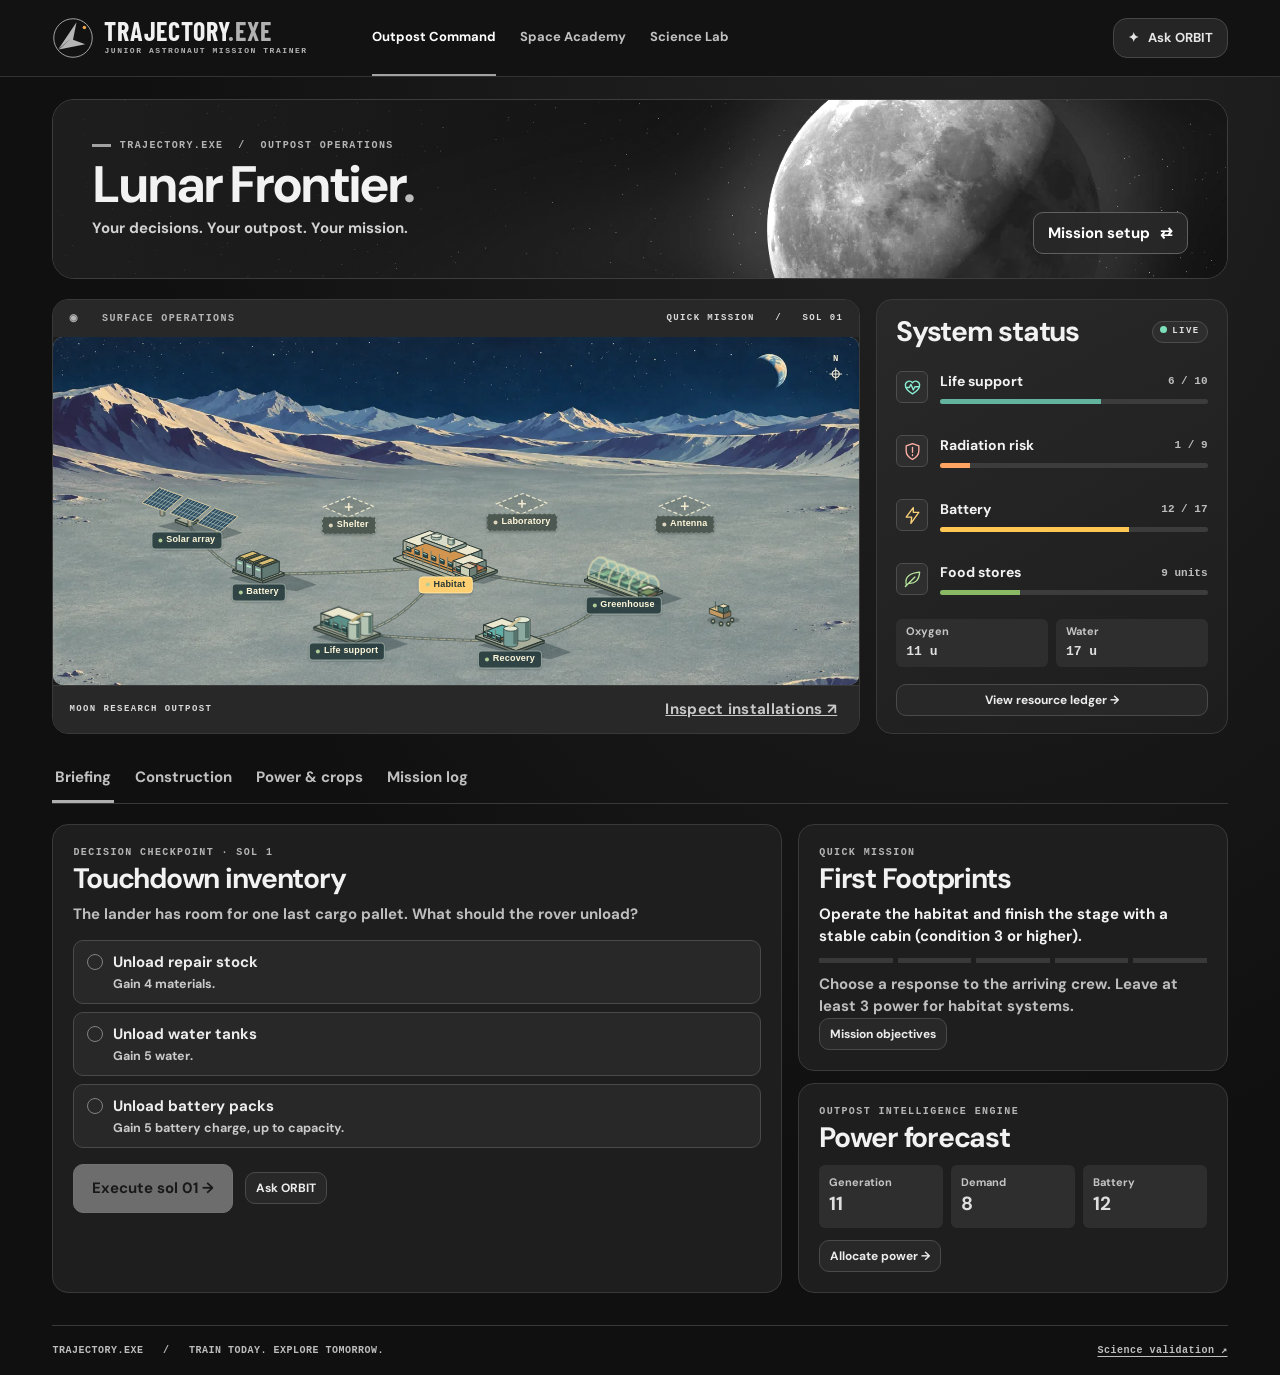
<file: index.html>
<!doctype html>
<html lang="en"><head><meta charset="utf-8"><meta name="viewport" content="width=device-width, initial-scale=1"><meta name="theme-color" content="#111111"><meta name="description" content="Command a lunar outpost. Balance crew life support, radiation shielding, power and food in an interactive space science game."><title>Lunar Frontier · Junior Astronaut Mission Trainer</title><link rel="stylesheet" href="frontier.css"><link rel="stylesheet" href="frontier-map.css"><link rel="stylesheet" href="shell.css"><script src="shell.js" defer></script></head>
<body class="page-index"><a class="skip" href="#mission">Skip to mission</a>
<header class="app-header"><div class="shell-row"><a class="shell-logo" href="index.html"><svg viewBox="0 0 48 48" aria-hidden="true"><circle cx="24" cy="24" r="22" stroke="currentColor" fill="none"/><path d="M7 37 28 6l-4 20 14 5-30 6 13-12z" fill="currentColor"/><circle cx="37" cy="12" r="2" fill="#efa850"/></svg><span>TRAJECTORY<span class="exe">.EXE</span><small>JUNIOR ASTRONAUT MISSION TRAINER</small></span></a><nav class="shell-nav" aria-label="Main navigation"><a href="index.html" aria-current="page">Outpost Command</a><a href="academy.html">Space Academy</a><a href="science.html">Science Lab</a></nav><button data-do="mentor" class="mentorlink">✦ &nbsp; Ask ORBIT</button></div></header>
<main id="mission" tabindex="-1"><div class="intro"><div><div class="eyebrow"><span class="beam"></span> TRAJECTORY.EXE &nbsp;/&nbsp; OUTPOST OPERATIONS</div><h1 id="world-title">LUNAR FRONTIER<span>.</span></h1><p>Your decisions. Your outpost. Your mission.</p></div><button class="outline" data-do="modes">Mission setup <span aria-hidden="true">⇄</span></button></div>
<div id="status" role="status"></div><div id="command"></div><section id="workbench"></section>
<footer class="app-footer"><span>TRAJECTORY.EXE &nbsp; / &nbsp; TRAIN TODAY. EXPLORE TOMORROW.</span><a href="SCIENCE.md">Science validation ↗</a></footer></main>
<dialog id="panel"><div id="sheet"></div></dialog><script src="frontier-engine.js"></script><script src="frontier-map.js"></script><script src="frontier-ui.js"></script></body></html>
</file>
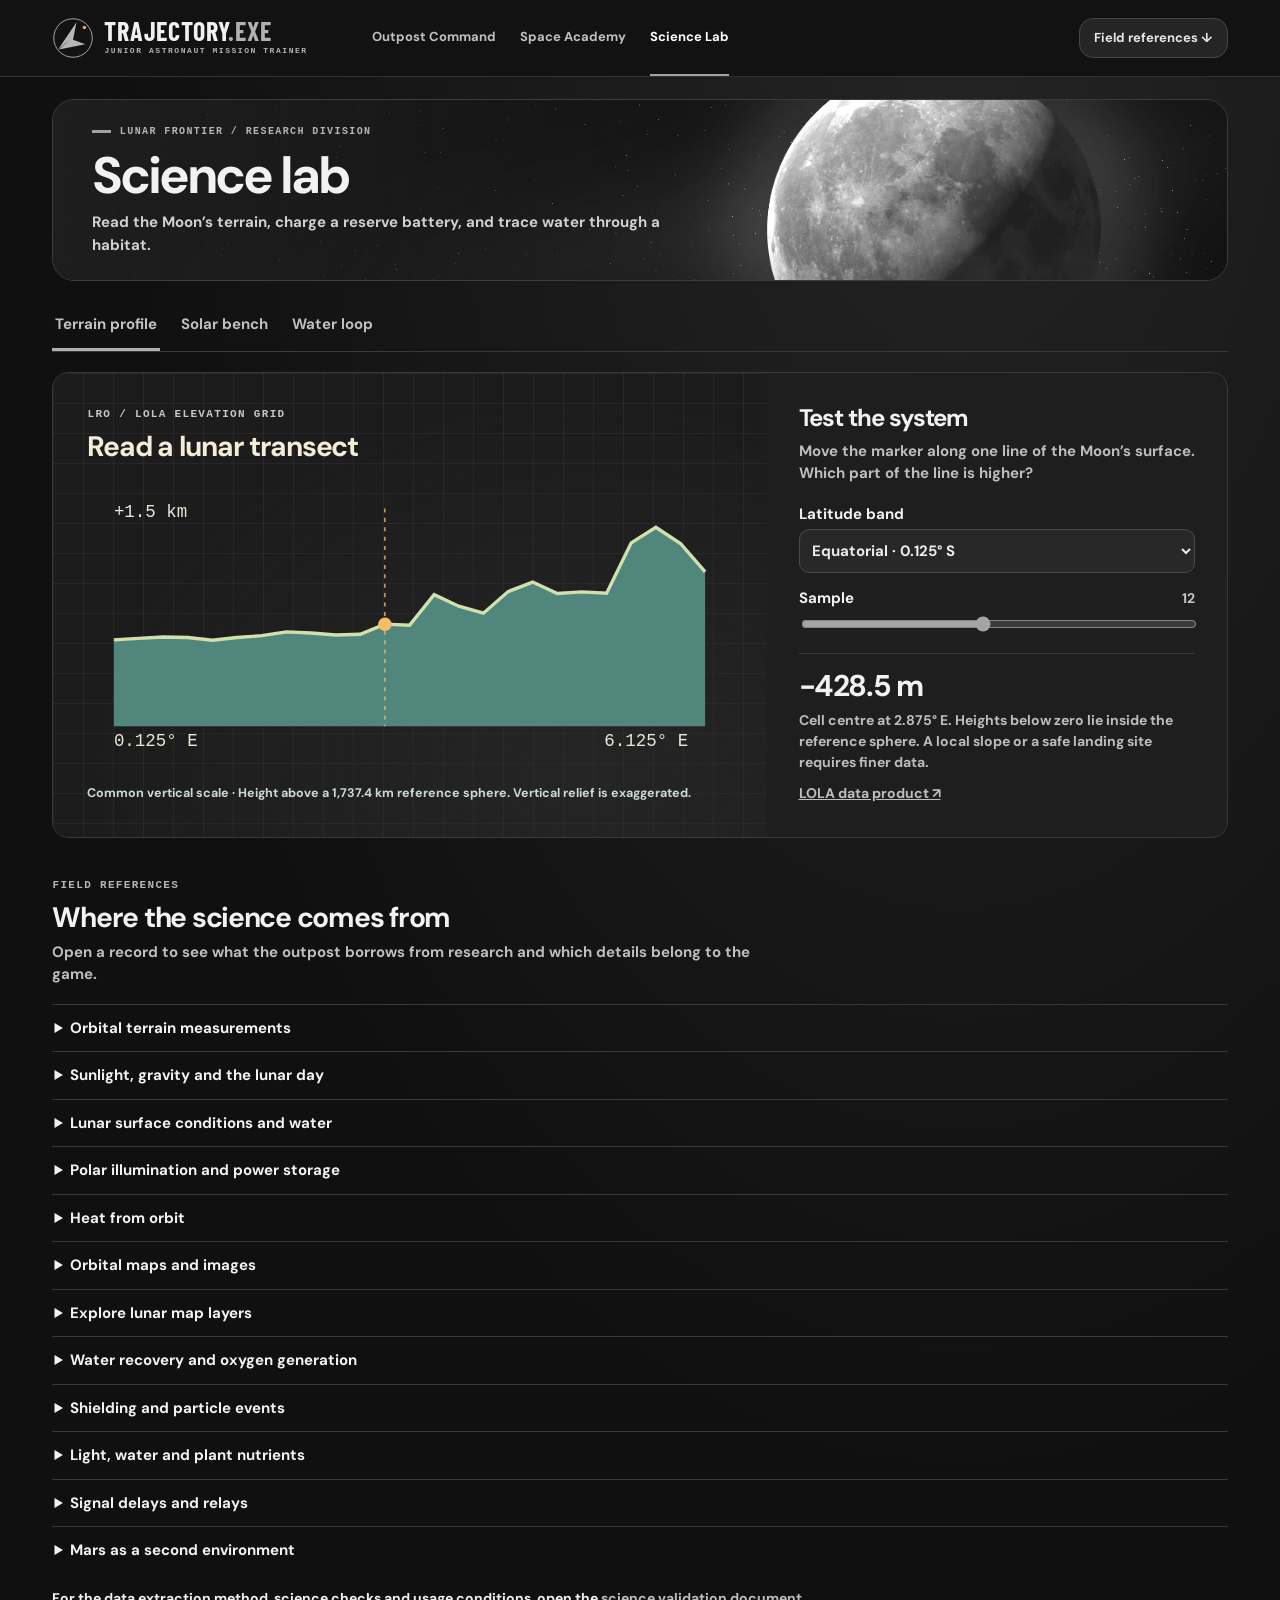
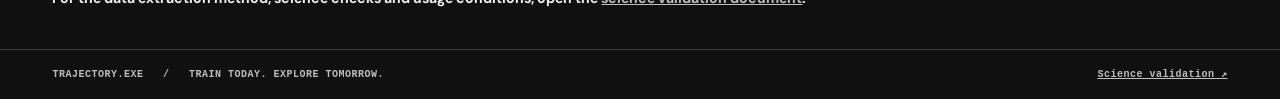
<file: science.html>
<!doctype html>
<html lang="en"><head><meta charset="utf-8"><meta name="viewport" content="width=device-width,initial-scale=1"><meta name="theme-color" content="#111111"><meta name="description" content="Explore real NASA lunar elevation data and test an outpost's power and water budgets."><title>Science Lab · Lunar Frontier</title><link rel="stylesheet" href="science.css"><link rel="stylesheet" href="shell.css"><script src="shell.js" defer></script></head>
<body class="page-science"><a class="skip" href="#main">Skip to experiments</a><header class="app-header"><div class="shell-row"><a class="shell-logo" href="index.html"><svg viewBox="0 0 48 48" aria-hidden="true"><circle cx="24" cy="24" r="22" stroke="currentColor" fill="none"/><path d="M7 37 28 6l-4 20 14 5-30 6 13-12z" fill="currentColor"/><circle cx="37" cy="12" r="2" fill="#efa850"/></svg><span>TRAJECTORY<span class="exe">.EXE</span><small>JUNIOR ASTRONAUT MISSION TRAINER</small></span></a><nav class="shell-nav" aria-label="Main navigation"><a href="index.html">Outpost Command</a><a href="academy.html">Space Academy</a><a href="science.html" aria-current="page">Science Lab</a></nav><a class="mentorlink" href="#sources">Field references ↓</a></div></header>
<main id="main" class="wrap">
<div class="intro"><div><p class="eyebrow">Lunar Frontier / Research division</p><h1>Science lab</h1><p>Read the Moon’s terrain, charge a reserve battery, and trace water through a habitat.</p></div></div>
<div class="selector" role="group" aria-label="Choose experiment"><button type="button" data-exp="terrain" aria-pressed="true">Terrain profile</button><button type="button" data-exp="power" aria-pressed="false">Solar bench</button><button type="button" data-exp="water" aria-pressed="false">Water loop</button></div>
<section id="experiment" aria-label="Interactive experiment"></section>
<section id="sources"><p class="eyebrow">Field references</p><h2>Where the science comes from</h2><p class="lead">Open a record to see what the outpost borrows from research and which details belong to the game.</p><div id="records"></div><p class="footnote">For the data extraction method, science checks and usage conditions, open the <a href="SCIENCE.md">science validation document</a>.</p></section>
</main><footer class="app-footer"><span>TRAJECTORY.EXE &nbsp; / &nbsp; TRAIN TODAY. EXPLORE TOMORROW.</span><a href="SCIENCE.md">Science validation ↗</a></footer><script src="science.js"></script></body></html>
</file>
<file: frontier.css>
@font-face{font-family:Display;src:url(barlow.woff2);font-weight:700;font-display:swap}@font-face{font-family:Body;src:url(inter.woff2);font-weight:100 900;font-display:swap}
:root{--ink:#193331;--green:#246957;--base:#f7f6ee;--line:#c7cec0;--paper:#fffef7;--gold:#f8ba57;--muted:#50685d;--mono:'Courier New',monospace}*{box-sizing:border-box}body{margin:0;background:var(--base);color:var(--ink);font:15px/1.5 Body,Arial,sans-serif}button,input,select{font:inherit;color:inherit}a{color:var(--green);text-underline-offset:3px}button,select,summary{cursor:pointer}button{border:0}button:disabled{opacity:.55;cursor:not-allowed}button:focus-visible,a:focus-visible,select:focus-visible,input:focus-visible,summary:focus-visible{outline:3px solid #c57918;outline-offset:3px}button:active:not(:disabled){transform:translateY(1px)}button:hover:not(:disabled){filter:brightness(.96)}.mast{background:#122a2c;color:#f6f2df;border-bottom:3px solid #d7a152}.mastinner,main{width:min(1510px,100%);margin:auto;padding-inline:clamp(16px,4.1vw,70px)}.mastinner{display:flex;align-items:center;gap:clamp(22px,5vw,90px);min-height:76px}.brand{display:flex;align-items:center;gap:10px;color:inherit;text-decoration:none;font:700 26px/1 Display,Impact,sans-serif;letter-spacing:.7px}.brand svg{width:42px;height:42px;color:#e2ddc5}.brand small{display:block;font:700 8px/1.7 var(--mono);letter-spacing:1.55px}.exe{color:#f7be69}nav{display:flex;align-self:stretch;gap:24px}nav a{color:#c6d0c4;text-decoration:none;display:flex;align-items:center;font-weight:600;font-size:13px;text-align:center;border-bottom:2px solid transparent}nav a[aria-current]{color:white;border-bottom-color:#efbd6a}.mentorlink{margin-left:auto;color:#e1ecde;background:#213e3b;border:1px solid #47645b;border-radius:5px;padding:9px 15px;font-weight:600}.intro{display:flex;justify-content:space-between;align-items:center;gap:15px;padding:26px 0 21px}.eyebrow,.kicker,.tag,.meter-label,.mono,.over{font:700 10px/1.5 var(--mono);letter-spacing:1.4px;text-transform:uppercase}.eyebrow{display:flex;align-items:center;gap:9px;color:#446659}.beam{width:19px;height:3px;background:#c27c37}h1,h2,h3,h4,p{margin:0}h1,h2,h3,h4{font:700 30px/1.06 Display,Impact,sans-serif}h1{font-size:clamp(52px,5.6vw,88px);letter-spacing:-1.5px;margin:5px 0}h1 span{color:#b77131}.intro p,.muted,.desc{color:var(--muted)}.outline,.primary,.secondary,.thin{display:inline-flex;justify-content:center;align-items:center;gap:10px;font-weight:650;border-radius:6px}.outline,.secondary,.thin{background:var(--paper);border:1px solid #b9c7b9;padding:9px 14px}.primary{background:var(--gold);color:#26382c;border:1px solid #d8a047;padding:12px 18px}.thin{padding:6px 10px;font-size:12px}.command-grid{display:grid;grid-template-columns:minmax(0,2.3fr) minmax(238px,1fr);gap:16px;align-items:stretch}.window,.telemetry,.control,.tile,.report,.event,.editor,.hudcard{background:var(--paper);border:1px solid var(--line);border-radius:9px}.window{display:flex;flex-direction:column;overflow:hidden;min-width:0;background:#172e32}.windowhead,.windowfoot,.panelhead,.between,.sectionhead,.actions,.resources,.tabs{display:flex;align-items:center;justify-content:space-between;gap:12px}.windowhead,.windowfoot{color:#d8e4d8;background:#1c3638;padding:11px 16px}.windowhead .kicker{color:#deb678}.windowhead .mono,.windowfoot .mono{font-size:9px}.windowfoot{border-top:1px solid #49605b;flex-wrap:wrap}.windowfoot button{background:none;color:#f3d396;text-decoration:underline;letter-spacing:.3px}.window #surface{flex:1;min-width:0;display:grid;align-content:center}.telemetry{padding:17px 19px;display:flex;flex-direction:column;justify-content:space-between;gap:7px;background:#edf0e5}.telemetry h2{font-size:28px}.dot{display:inline-block;width:7px;height:7px;background:#4e886a;border-radius:50%;margin-right:5px}.instrument{display:grid;grid-template-columns:34px 1fr;align-items:center;gap:10px;padding:7px 0}.sig{background:#e0e8dc;border:1px solid #b9c8b8;border-radius:6px;width:32px;height:32px;display:grid;place-items:center;color:#2a6658}.sig svg{width:19px;height:19px;fill:none;stroke:currentColor;stroke-width:1.7;stroke-linejoin:round;stroke-linecap:round}.instrument b{font-size:14px}.instrument small{color:#526757;font:600 11px var(--mono)}.meter{height:5px;border-radius:5px;background:#d1dacb;overflow:hidden;margin-top:7px}.meter i{display:block;height:100%;background:var(--color,#628c73);transition:width .3s}.telemetry .thin{width:100%}.tabs{justify-content:flex-start;border-bottom:1px solid var(--line);margin:20px 0;gap:18px;overflow-x:auto}.tabs button{font-weight:650;padding:12px 3px;color:var(--muted);background:none;white-space:nowrap;border-bottom:3px solid transparent}.tabs button[aria-current]{border-color:var(--green);color:var(--green)}.benchgrid{display:grid;grid-template-columns:minmax(0,1.7fr) minmax(250px,1fr);gap:16px}.event,.editor,.control,.report,.tile,.hudcard{padding:20px}.kicker,.over{color:#517060}.event h2,.editor h2,.report h2,.control h2{font-size:33px;margin:4px 0 9px}.desc{line-height:1.55}.options,.stack{display:grid;gap:8px;margin-top:14px}.option{border:1px solid #c3cec0;background:#f8f9f2;border-radius:6px;padding:10px 13px;text-align:left;display:flex;gap:10px;align-items:flex-start}.option[aria-pressed=true]{border-color:#39816b;background:#e8efe3}.optmark{width:16px;height:16px;flex:none;border:1px solid #748f7b;border-radius:50%;margin-top:3px}.option[aria-pressed=true] .optmark{border:5px solid #41755d}.option strong,.option small{display:block}.option small{color:#4e6456;margin-top:2px;line-height:1.4}.actions{margin-top:16px;justify-content:flex-start;flex-wrap:wrap}.control+.control{margin-top:12px}.metricgrid{display:grid;grid-template-columns:repeat(3,minmax(0,1fr));gap:8px;margin:12px 0}.metric{background:#eff1e7;padding:10px;border-radius:6px}.metric small{font-size:11px;line-height:1.35;color:var(--muted);display:block}.metric b{font-size:19px}.tilegrid{display:grid;grid-template-columns:repeat(3,minmax(0,1fr));gap:12px}.tile{text-align:left;transition:box-shadow .2s}.tile:hover{box-shadow:0 4px 12px #17352315}.tile h3{margin:6px 0;font-size:25px}.tile small{color:var(--muted)}.sectionhead{margin:16px 0}.alloc{display:grid;grid-template-columns:1fr minmax(70px,1fr) 55px;align-items:center;gap:12px;margin:14px 0}.alloc input{accent-color:#386e58;width:100%}.alloc output{text-align:right;font:700 13px var(--mono)}.report p+p,.editor p+p,.control p+p{margin-top:9px}.report details,.control details{padding:10px 0;border-bottom:1px solid var(--line)}.report summary,.control summary{font-weight:650}.reportline{border-top:1px solid var(--line);margin-top:12px;padding-top:12px}.reportline b{display:block;margin-bottom:3px}.ticks{display:flex;gap:5px;margin:10px 0}.ticks i{height:5px;flex:1;background:#dbe2d4}.ticks i.on{background:#54856a}.trend{width:100%;height:112px;display:block}.legend{display:flex;flex-wrap:wrap;gap:4px 12px;font-size:12px}.legend i{display:inline-block;width:9px;height:9px;margin-right:4px;border-radius:50%}.missionresult{padding:16px;border-left:4px solid #c3954a;background:#f5ead3;border-radius:5px;margin-bottom:16px}.notice:not(:empty){background:#e7eee1;border-left:4px solid var(--green);padding:10px 14px;margin-bottom:12px}.notice.error{background:#fae9d9;border-color:#ad613d}.tag{color:#496859;background:#e6ece0;border:1px solid #bdcbb7;padding:3px 7px;border-radius:3px;font-size:9px}footer{display:flex;justify-content:space-between;align-items:center;gap:12px;border-top:1px solid var(--line);margin:32px 0 0;padding:17px 0;font:700 10px/1.5 var(--mono);letter-spacing:.5px;color:#597061}dialog{width:min(630px,calc(100% - 24px));max-height:88dvh;padding:0;background:var(--paper);border:1px solid #9bafa0;border-radius:12px;color:var(--ink);box-shadow:0 20px 90px #00121e55}dialog::backdrop{background:#102c32b8}#sheet{padding:25px}#sheet>h2{font-size:37px;margin:5px 36px 14px 0}.close{float:right;border:1px solid var(--line);border-radius:50%;background:var(--base);width:34px;height:34px}.field{display:grid;gap:3px;font-weight:650;margin:12px 0}.field select{padding:9px;border:1px solid #a5b6a8;border-radius:4px;background:#fffef9}.skip{position:absolute;left:-999px}.skip:focus{left:10px;top:5px;z-index:20;background:white;padding:8px}.alert{color:#8d3e26}.notebook{white-space:pre-line}.gridlink{display:block;text-decoration:none}.split{border-top:1px solid var(--line);margin-top:14px;padding-top:12px}.sheetmsg:not(:empty){padding:9px 0;color:#80512a}.inset{background:#edf0e3;border-radius:6px;padding:12px;margin:12px 0}.report .legend{margin-bottom:10px}
@media(max-width:900px){.mastinner{gap:18px}.command-grid{grid-template-columns:minmax(0,1.8fr) minmax(220px,1fr)}.intro{padding-top:18px}.instrument{padding:4px 0}.telemetry{padding:12px}.benchgrid{grid-template-columns:minmax(0,1.5fr) minmax(220px,1fr)}}@media(max-width:720px){.mastinner{flex-wrap:wrap;gap:0;padding-top:10px}.brand{font-size:23px}.brand svg{width:35px;height:35px}.brand small{font-size:7px}.mast nav{order:3;width:100%;justify-content:space-between;margin-top:6px}.mast nav a{min-height:43px}.mentorlink{padding:7px 9px;font-size:12px}.command-grid,.benchgrid{grid-template-columns:1fr}.telemetry{display:grid;grid-template-columns:1fr 1fr;gap:7px 15px}.telemetry .panelhead,.telemetry>.thin{grid-column:1/-1}.tilegrid{grid-template-columns:repeat(2,minmax(0,1fr))}.intro .outline{font-size:12px;padding:8px}.tabs{gap:13px}.tabs button{font-size:13px}.windowhead,.windowfoot{padding:9px 12px}.eyebrow{font-size:8px}.intro p{font-size:13px}.instrument{grid-template-columns:1fr}.instrument .sig{display:none}.event,.control,.editor,.report,.hudcard,.tile{padding:15px}}@media(max-width:440px){h1{font-size:46px}.intro{align-items:flex-start;flex-wrap:wrap;gap:8px}.intro .outline{padding:5px 9px}.tilegrid{grid-template-columns:1fr}.metricgrid{grid-template-columns:repeat(2,minmax(0,1fr))}.tabs button{font-size:12px}.windowhead .mono{font-size:8px}.between{gap:5px}.brand small{letter-spacing:1px}footer{align-items:flex-start;flex-direction:column}}@media(prefers-reduced-motion:reduce){*,*:after,*:before{animation:none!important;transition:none!important;scroll-behavior:auto!important}}@media print{header,.intro,#status,#command,#workbench,footer,button,.skip{display:none!important}dialog[open]{position:static;width:100%;max-height:none;overflow:visible;border:none;box-shadow:none}dialog::backdrop{background:none}}
.benchgrid>*{min-width:0}.alloc{grid-template-columns:minmax(0,1fr) minmax(65px,1fr) 40px}.alloc input{min-width:0}.frontier-map{border-radius:0}.window #surface{display:block}.windowhead,.windowfoot{flex:1}.windowfoot{align-content:center}.actiontip{display:flex;align-items:center;justify-content:space-between;gap:8px;flex-wrap:wrap}
.stockpair{display:flex;gap:8px}.stockpair .metric{flex:1;background:#e2e9db;padding:5px 10px}.stockpair .metric b{font:700 13px var(--mono)}@media(max-width:720px){.stockpair{grid-column:1/-1}}@media(prefers-reduced-motion:no-preference){.intro{animation:arrival .5s ease-out both}.window{animation:arrival .45s ease-out both}@keyframes arrival{from{opacity:.6;transform:translateY(4px)}to{opacity:1;transform:none}}}
</file>
<file: frontier-map.css>
.frontier-map{border-radius:10px;isolation:isolate;overflow:hidden;background:#20333a;box-shadow:inset 0 0 0 1px #85938d}
.frontier-map-screen{width:100%;overflow-x:auto;overflow-y:hidden;scrollbar-width:thin;scrollbar-color:#b3b1a1 #314448}
.frontier-map-world{width:100%;aspect-ratio:1000/432;position:relative;overflow:hidden;background-size:100% 100%;background-position:center;background-repeat:no-repeat;container-type:inline-size}
.frontier-moon{background-image:url(frontier-moon.webp);background-color:#657779}
.frontier-mars{background-image:url(frontier-mars.webp);background-color:#a36755}
.frontier-map-shadow{position:absolute;inset:0;background:#172841;opacity:var(--surface-shadow,0);transition:opacity .8s}
.frontier-map-drawing{position:absolute;inset:0;width:100%;height:100%;overflow:visible;pointer-events:none}
.frontier-map-compass{position:absolute;right:2%;top:5%;display:grid;justify-items:center;color:#f1e9d8;font:700 9px monospace;text-shadow:0 1px 3px #15252d}
.frontier-map-compass span{font:24px/1 monospace}
button.frontier-map-pin{position:absolute;z-index:1;transform:translate(-50%,-80%);background:transparent!important;border:0!important;border-radius:3px;padding:0!important;color:#fff8db!important;display:flex;align-items:end;justify-content:center;min-width:7%;height:16%;overflow:visible;outline-offset:3px;line-height:1;box-shadow:none}
button.frontier-map-pin span{white-space:nowrap;display:inline-flex;align-items:center;gap:4px;font:600 clamp(9px,1.12cqw,14px)/1.1 DM,Arial,sans-serif;letter-spacing:.02em;border:1px solid #aebcb2bd;border-radius:4px;background:#263b3ee6;padding:3px 6px;box-shadow:0 1px 2px #20313250;transition:background .2s,color .2s}
button.frontier-map-pin span:before{content:"";width:4px;height:4px;display:block;border-radius:50%;background:#b3ce98}
button.frontier-map-pin.is-unbuilt span:before{background:#ddd6bd}
button.frontier-map-pin.is-unbuilt span{border-style:dashed;background:#45514ae6}
button.frontier-map-pin:hover span,button.frontier-map-pin:focus-visible span,button.frontier-map-pin[aria-pressed=true] span{background:#ffcf72;color:#243736;border-color:#ffe6a4}
button.frontier-map-pin:focus-visible{outline:2px solid #ffd777}
.frontier-map-picker{display:none}
@media(max-width:680px){.frontier-map-world{min-width:600px}.frontier-map-picker{display:flex;align-items:center;justify-content:space-between;gap:8px;padding:8px 12px;border-top:1px solid #647774;color:#e6e8db;font:600 12px DM,Arial,sans-serif}.frontier-map-picker select{min-width:0;max-width:64%;color:#ecedde;background:#24413f;border:1px solid #7a9286;border-radius:4px;padding:5px;font:inherit}}
@media(prefers-reduced-motion:reduce){.frontier-map *{animation:none!important;transition:none!important}}

@keyframes frontier-crop-settle{from{opacity:.35}to{opacity:1}}
@keyframes frontier-beacon{0%,100%{opacity:.4}50%{opacity:1}}
@media(prefers-reduced-motion:no-preference){.frontier-map-crop{animation:frontier-crop-settle .65s ease-out both}.frontier-map-beacon{animation:frontier-beacon 2.4s ease-in-out 2}}
button.frontier-map-pin:active:not(:disabled){transform:translate(-50%,-80%)}.frontier-map-shadow,.frontier-map-compass{pointer-events:none}
</file>
<file: shell.css>
@font-face{font-family:MissionDisplay;src:url(barlow.woff2);font-weight:700;font-display:swap}
@font-face{font-family:MissionBody;src:url(inter.woff2);font-weight:100 900;font-display:swap}
:root{--frame:min(1510px,100%);--gutter:clamp(16px,4.1vw,70px);--cream:#f6f6f6;--shell-border:#cccccc;--gold:#c1c1c1}
body{background:var(--cream);color:#2d2d2d;font:15px/1.5 MissionBody,Arial,sans-serif}
.app-header{background:#252525;color:#f2f2f2;border:0;border-bottom:3px solid #a7a7a7}
.shell-row{width:var(--frame);padding-inline:var(--gutter);margin:auto;min-height:76px;display:flex;align-items:center;gap:clamp(22px,5vw,90px)}
.shell-logo{display:flex;align-items:center;gap:10px;color:inherit;text-decoration:none;font:700 26px/1 MissionDisplay,Impact,sans-serif;letter-spacing:.7px;white-space:nowrap}
.shell-logo svg{width:42px;height:42px;color:#dcdcdc}.shell-logo .exe{color:var(--gold)}
.shell-logo small{display:block;font:700 8px/1.7 monospace;letter-spacing:1.55px}
.shell-nav{align-self:stretch;display:flex;gap:24px;margin:0;width:auto;order:0}
.shell-nav a{display:flex;align-items:center;text-decoration:none;color:#cdcdcd;font:600 13px/1.5 MissionBody,Arial,sans-serif;border-bottom:2px solid transparent}
.shell-nav a[aria-current]{color:white;border-color:var(--gold)}
.app-header .tools button{border-color:#777777;color:#ececec}
.shell-row .mentorlink{margin-left:auto;display:inline-flex;align-items:center;color:#e9e9e9;background:#383838;border:1px solid #5d5d5d;border-radius:5px;padding:9px 14px;text-decoration:none;font:600 13px/1.5 MissionBody,Arial,sans-serif}
.page-academy main,.page-science main.wrap,.page-index main,#academy-tabs{width:var(--frame);max-width:none;margin-inline:auto;padding-inline:var(--gutter)}
#academy-tabs{display:flex;gap:20px;margin-top:0;border-bottom:1px solid var(--shell-border);justify-content:flex-start}#academy-tabs button{min-height:44px}
.app-footer{display:flex;align-items:center;justify-content:space-between;gap:12px;border:0;border-top:1px solid var(--shell-border);font:700 10px/1.5 monospace;letter-spacing:.5px;color:#6a6a6a;margin:32px auto 0;padding:17px 0}
.app-footer a{font:inherit;color:#525252;text-decoration:underline}.page-science .app-footer,.page-academy .app-footer{width:var(--frame);max-width:none;padding-inline:var(--gutter)}
.page-science .intro{margin:0;padding:26px 0 21px}.page-science h1,.page-academy h1{font-size:clamp(52px,5.6vw,88px);letter-spacing:-1.5px;line-height:1.06}
.page-science .selector{gap:18px;border-bottom:1px solid var(--shell-border);margin:0 0 20px}
.page-science .selector button{border:0;border-bottom:3px solid transparent;background:transparent;border-radius:0;color:#626262;font:650 15px/1.5 MissionBody,Arial,sans-serif;padding:12px 3px}.page-science .selector [aria-pressed=true]{border-color:#595959;color:#595959}
.page-science .bench,.page-academy :is(.hero,.pass,.destination,.stagecard,.mission){border-radius:9px;border-color:var(--shell-border)}
.page-academy .crumb,.page-science .intro .eyebrow{color:#5e5e5e;font:700 10px/1.5 monospace;letter-spacing:1.4px}.page-academy .crumb:before,.page-science .intro .eyebrow:before{content:'';display:inline-block;width:19px;height:3px;background:#868686;vertical-align:middle;margin-right:9px}
.page-signal{pointer-events:none;position:fixed;inset:0 0 auto;height:3px;z-index:10000;overflow:hidden}.page-signal:before{content:'';display:block;background:var(--gold);width:44%;height:100%;opacity:0}.page-signal.running:before{opacity:1;animation:travel 900ms ease-in-out infinite}@keyframes travel{from{transform:translateX(-100%)}to{transform:translateX(230%)}}
@media(prefers-reduced-motion:reduce){.page-signal{display:none}}
@media(max-width:720px){:root{--gutter:16px}.shell-row{flex-wrap:wrap;gap:0;min-height:0;padding-top:10px}.shell-logo{font-size:23px}.shell-logo svg{width:35px;height:35px}.shell-logo small{font-size:7px;letter-spacing:1px}.shell-row .mentorlink{padding:7px 9px;font-size:12px}.shell-nav{order:3;width:100%;justify-content:space-between;margin-top:6px;gap:8px}.shell-nav a{min-height:43px}.page-academy #academy-tabs{gap:14px}.app-footer{align-items:flex-start;flex-direction:column}.page-science .selector{gap:12px}.page-science .selector button{font-size:13px}.page-science .intro{padding:18px 0}.page-academy h1,.page-science h1{font-size:clamp(46px,7vw,64px)}}
@media print{.app-header,.app-footer,#academy-tabs,.page-signal{display:none!important}}
:root{color-scheme:dark;--ink:#f2f2f2;--green:#b4b4b4;--base:#101010;--line:#393939;--paper:#1e1e1e;--muted:#bdbdbd;--gold:#adadad;--shell-border:var(--line);--cream:var(--base)}
body{background:radial-gradient(ellipse at 75% 0%,#242424 0,transparent 52rem),var(--base);color:var(--ink);min-height:100vh}
.app-header{background:#121212;border-bottom:1px solid #333333}.shell-logo,.shell-logo svg{color:#f1f1f1}.shell-logo svg{color:#b6b6b6}.shell-logo .exe{color:#b1b1b1}.shell-logo small{color:#b3b3b3}.shell-nav a{color:#c0c0c0}.shell-nav a[aria-current]{border-color:#a2a2a2}.shell-row .mentorlink,.app-header .tools button{background:#252525;color:#e6e6e6;border-color:#464646;border-radius:14px}.page-signal:before{background:linear-gradient(90deg,#838383,#b4b4b4,#cbcbcb)}
h1,h2,h3,h4,.page-academy .rankname,.result strong{font-family:MissionBody,Arial,sans-serif;font-weight:700;letter-spacing:-.045em;text-transform:none}.page-index h1,.page-science h1,.page-academy h1{font-family:MissionBody,Arial,sans-serif;font-size:clamp(36px,4vw,64px);letter-spacing:-.06em;line-height:1.06;text-transform:none}
.page-index .intro,.page-science .intro{margin:22px 0 20px;min-height:180px;padding:24px clamp(18px,3vw,46px);border-radius:22px;border:1px solid #3d3d3d;background:linear-gradient(90deg,#1a1a1ae8,transparent 68%),url(orbit-banner.webp) center 55%/cover;align-items:center;overflow:hidden}.page-science .intro p:not(.eyebrow){max-width:52ch;color:#d0d0d0}.page-index .intro p{color:#d1d1d1}.page-index .intro .outline{align-self:flex-end;background:#292929df;color:#fff;border-color:#616161}.page-index .intro h1 span{color:#bdbdbd}.eyebrow,.kicker,.over,.page-science .intro .eyebrow,.page-academy .crumb,.page-academy .crumb b,.windowhead .kicker,.label,.micro{color:#b5b5b5}.beam,.page-academy .crumb:before,.page-science .intro .eyebrow:before{background:#a2a2a2}
.window,.telemetry,.control,.tile,.report,.event,.editor,.hudcard,.strip,.stagecard,.mission,.destination,.patch,.pass,.page-science .bench{background:#1e1e1e;color:var(--ink);border:1px solid var(--line);border-radius:16px}
.windowhead,.windowfoot,.page-academy .pass-top{background:#282828;color:#dadada}.windowfoot{border-color:var(--line)}.windowfoot button{color:#c7c7c7}.telemetry{background:linear-gradient(150deg,#292929,#1d1d1d)}.telemetry h2,.control h2,.report h2,.editor h2,.event h2,.section-head h2,.page-academy h2.sub,.sectionhead h2,.page-science h2{font-size:clamp(22px,2.2vw,32px)}.instrument small,.muted,.desc,.tile small,.page-academy .desttext small,.online,.serial,.rank small,.rank .micro,.detail,.controls>p,.lead,.result p,details p,.app-footer,.page-science .lead{color:var(--muted)}
.sig,.tag,.inset,.metric,.stockpair .metric,.feedback,.notice:not(:empty){background:#2e2e2e;color:#dfdfdf;border-color:#4d4d4d}.instrument:nth-of-type(2) .sig{color:#89efd4}.instrument:nth-of-type(3) .sig{color:#ffb0a6}.instrument:nth-of-type(4) .sig{color:#f9d279}.instrument:nth-of-type(5) .sig{color:#b6e59e}.meter{background:#3c3c3c}.meter i{filter:brightness(1.35)}.metric small{color:#c4c4c4}.tag{border-radius:20px}.dot{background:#7de0ba}
.primary,.page-academy .btn,.academy-lab .lab-submit{background:#afafaf;color:#161616;border:1px solid #b8b8b8;border-radius:10px}.outline,.secondary,.thin,.choice,.option,.page-academy input:not([type=range]),.page-academy textarea,.controls select,.field select,.close{background:#282828;color:#ececec;border-color:#4a4a4a;border-radius:10px}.option[aria-pressed=true],.choice[aria-pressed=true],.choice.selected{background:#353535;border-color:#a6a6a6}.optmark{border-color:#828282}.option[aria-pressed=true] .optmark{border-color:#afafaf}.option small,.field,.page-academy p.detail,.page-academy .rank .micro{color:#cacaca}.tabs button,.page-science .selector button,#academy-tabs button{color:#bfbfbf}.tabs button[aria-current],.page-science .selector [aria-pressed=true],#academy-tabs button.active{color:#c2c2c2;border-color:#afafaf}#academy-tabs button.active:after{background:#afafaf}.ticks i{background:#393939}.ticks i.on{background:#a5a5a5}
dialog,.page-academy dialog{background:#1d1d1d;color:var(--ink);border:1px solid #4b4b4b;border-radius:18px}.page-academy .hero{border-radius:16px}.page-academy .hero h2{font-family:MissionBody,sans-serif;text-transform:none;font-size:clamp(32px,4vw,60px);letter-spacing:-.06em}.page-academy .hero .chip{color:#ececec}.page-academy .rank,.page-academy .stats,.page-academy .patch,.page-academy .stagecard.locked{background:#292929}.page-academy .pass-top,.serial{border-color:#505050}.page-academy .rankname{font-size:26px}.page-academy .desttext h3,.page-academy .mission h3,.page-academy .strip h3,.page-academy .stagecard h3,.tile h3{font-size:21px;text-transform:none}.page-academy .desttext .round{color:#dadada;border-color:#575757}.page-academy .headingline .label{color:#b4b4b4}.page-academy .hero,.page-academy .pass,.page-academy .destination,.page-academy .stagecard,.page-academy .mission{border-radius:16px}
.page-science .plot{background-color:#1c1c1c;background-image:radial-gradient(at 75% 85%,#2d2d2d88,transparent 65%),linear-gradient(#a8a8a813 1px,transparent 1px),linear-gradient(90deg,#a8a8a813 1px,transparent 1px);background-size:auto,30px 30px,30px 30px}.page-science .plot .eyebrow,.page-science output{color:#c6c6c6}.page-science .result,.page-science details,.page-science .selector{border-color:var(--line)}.page-science h3{font-size:24px}.page-science .controls select{background:#282828;color:#ececec}.app-footer a,a,.link,.page-academy .link,.source,.footnote a,details a,.lab-source{color:#bebebe}.alloc input,input[type=range],.lab-range input{accent-color:#a4a4a4}.shell-logo,.shell-logo:hover{color:#f1f1f1}
.academy-lab,.academy-lab .lab-range{color:#eaeaea}.academy-lab .lab-panel,.lab-instruments{background:#292929;border-color:#4b4b4b;color:#f1f1f1}.academy-lab .lab-choice,.lab-orbits button{background:#353535;color:#ededed;border-color:#616161}.academy-lab button[aria-pressed=true]{background:#4d4d4d;border-color:#acacac}.lab-feedback,.sheetmsg:not(:empty){color:#ebcb9d}.alert,.err,.notice.error{color:#ffc6b8}.page-academy .sketch svg,.page-academy .drawing{color-scheme:light}
@media(max-width:720px){.page-index .intro,.page-science .intro{min-height:160px;border-radius:16px;background-position:60% center}.page-science .intro{align-items:flex-start;justify-content:center}.page-science .intro p:not(.eyebrow){max-width:68%}.page-index .intro .outline{align-self:auto}.page-index .intro{flex-direction:column;align-items:flex-start;justify-content:center}.shell-row .mentorlink{font-size:11px}}
@media print{body,dialog,.page-academy dialog{color:#202020;background:white}.reportline,.metric,.kicker,.micro,.label{color:#333333}}
.page-index[data-world="mars"] .intro{background-image:linear-gradient(90deg,#191919 4%,#1b1b1bb8 50%,#1b1b1b38),url(frontier-mars.webp)}
.page-academy .badgegrid{grid-template-columns:repeat(4,minmax(0,1fr))}.page-academy .patch,.page-academy .mission,.page-academy .stagecard{min-width:0;overflow-wrap:anywhere}.page-academy .badge{max-width:100%}@media(max-width:730px){.page-academy .badgegrid{grid-template-columns:repeat(2,minmax(0,1fr))}}

/* Isolate the decorative lunar photograph so the controls retain their own contrast. */
.page-index:not([data-world="mars"]) .intro,.page-science .intro{position:relative;isolation:isolate;background:#191919}
.page-index:not([data-world="mars"]) .intro:before,.page-science .intro:before{content:'';position:absolute;inset:0;z-index:-1;pointer-events:none;background:linear-gradient(90deg,#181818df,transparent 68%),url(orbit-banner.webp) center 55%/cover;filter:grayscale(1) brightness(1.32)}
@media(max-width:720px){.page-index:not([data-world="mars"]) .intro:before,.page-science .intro:before{background-position:60% center}}
</file>
<file: science.css>
@font-face{font-family:Barlow;src:url(barlow.woff2);font-weight:700;font-display:swap}@font-face{font-family:DM;src:url(inter.woff2);font-weight:100 900;font-display:swap}*{box-sizing:border-box}html{scroll-behavior:smooth}body{margin:0;background:#f7f6ef;color:#173c3d;font:16px/1.5 DM,Arial,sans-serif}.wrap{width:min(1150px,calc(100% - 40px));margin-inline:auto}header{border-bottom:1px solid #bbc7bd}.headrow{display:flex;align-items:center;justify-content:space-between;gap:12px;min-height:66px}.code,.eyebrow{font:700 11px/1.4 monospace;text-transform:uppercase;letter-spacing:.12em}.eyebrow{margin:0 0 10px;color:#527268}.back,.guide,footer a{color:#244b43;text-decoration:none;font-weight:650}.back:hover,.guide:hover,footer a:hover{text-decoration:underline}.intro{display:flex;align-items:end;justify-content:space-between;gap:16px;margin:38px 0 24px}.intro p:not(.eyebrow),.lead{color:#48625a;margin:8px 0 0;max-width:65ch}h1,h2,h3{font:700 38px/1.05 Barlow,Impact,sans-serif;margin:0}h1{font-size:clamp(46px,6vw,80px);text-transform:uppercase}h3{font-size:28px}.selector{display:flex;gap:6px;flex-wrap:wrap;margin:18px 0}.selector button{background:#e6eadf;border:1px solid #bccaba;color:#20453d;border-radius:6px;padding:10px 16px;font:600 14px DM,Arial;cursor:pointer}.selector [aria-pressed=true]{background:#264c45;color:#fff5d8}.bench{display:grid;grid-template-columns:minmax(0,1.55fr) minmax(245px,1fr);border:1px solid #bbc8b9;border-radius:13px;overflow:hidden;background:#fffdf6}.plot{background-color:#102d33;background-image:linear-gradient(#6caa9f15 1px,transparent 1px),linear-gradient(90deg,#6caa9f15 1px,transparent 1px);background-size:30px 30px;color:#f3edd8;padding:clamp(18px,3vw,34px);display:flex;flex-direction:column;justify-content:space-between;gap:14px}.plot .eyebrow{color:#a4cdbc}.plot svg{width:100%;height:auto;display:block}.plot small{color:#c9dad0}.controls{padding:clamp(18px,3vw,32px)}.controls>p{color:#52665d;margin:10px 0 18px}.controls label{display:block;margin:14px 0 4px;font-weight:600}.controls select{width:100%;padding:10px 8px;border:1px solid #adbbab;border-radius:5px;background:white;color:inherit;font:inherit}input[type=range]{width:100%;accent-color:#286258}output{float:right;font:600 14px/1.6 DM,Arial;color:#315b50}.result{border-top:1px solid #c2cebe;margin-top:15px;padding-top:12px}.result strong{font:700 30px Barlow,Impact,sans-serif}.result p{margin:5px 0 0;font-size:14px;color:#3f5d54}.source{display:inline-block;color:#2f6055;font-size:14px;margin-top:10px}.guide{white-space:nowrap}.footnote a,details a{color:#265f50}.footnote{font-size:14px}.skip{position:absolute;top:-4rem;background:white;color:black;padding:10px}.skip:focus{top:0}#sources{margin:40px 0}.lead{margin-bottom:18px}details{border-top:1px solid #b7c5b7;padding:12px 2px}summary{cursor:pointer;font-weight:650}details p{margin:8px 0;color:#456158;max-width:90ch}footer{border-top:1px solid #c6cdbd;font-size:13px}button:focus-visible,select:focus-visible,input:focus-visible,a:focus-visible,summary:focus-visible{outline:3px solid #ba7137;outline-offset:3px}@media(max-width:700px){.bench{grid-template-columns:1fr}.intro{align-items:start;flex-direction:column}.wrap{width:min(100% - 28px,1150px)}.headrow{min-height:54px}.selector{gap:4px}.selector button{padding:10px 9px}.code{font-size:9px}.intro{margin-top:24px}.plot{gap:6px}footer .headrow{align-items:start;flex-direction:column;justify-content:center;padding:10px 0}}@media(prefers-reduced-motion:reduce){html{scroll-behavior:auto}}
</file>
